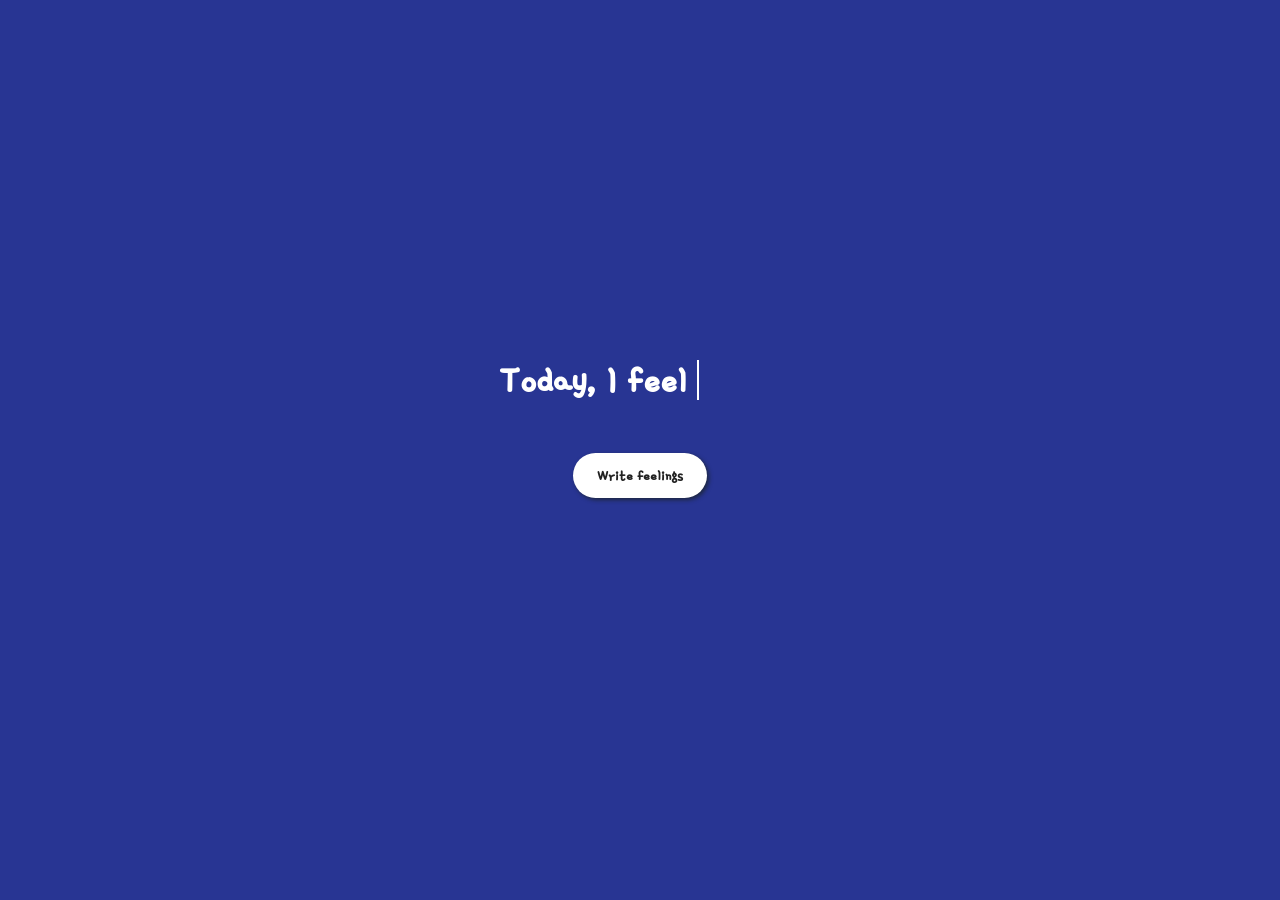
<file: index.html>
<!DOCTYPE html>
<html lang="en">
<head>
    <meta charset="UTF-8">
    <meta name="viewport" content="width=device-width, initial-scale=1.0">

    <link rel="stylesheet" href="./styles.css">
    <title>Daily feelings...</title>
</head>
<body>
    <div class="mainDiv">
        <div class="titleDiv">
            <span class="text immobile">Today, I feel </span>
            <span class="text mobile"></span>
        </div>

        <div class="btnDiv">
            <button id="start-btn">Write feelings</button>  
        </div>
    </div>

    <script src="index.js"></script>
</body>
</html>
</file>
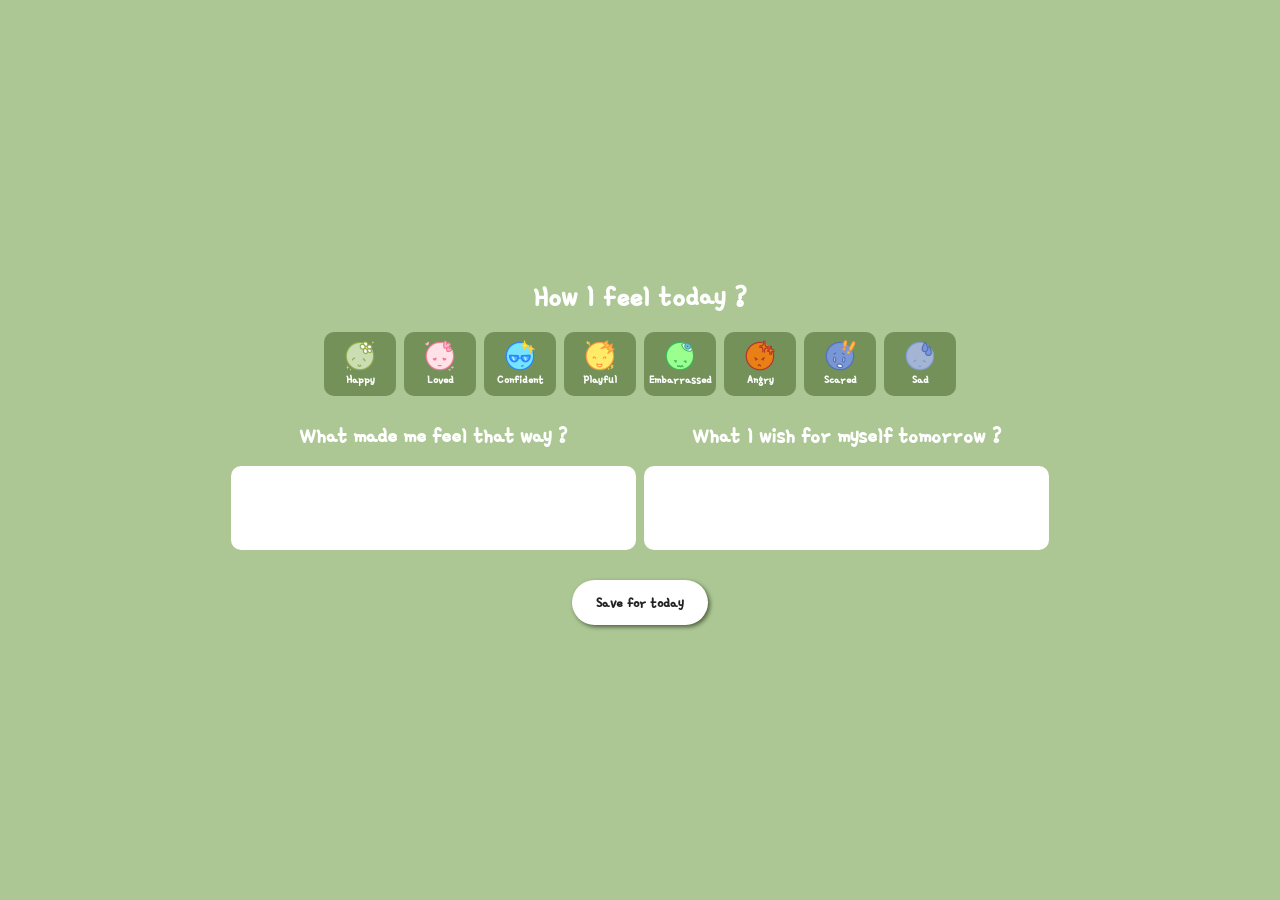
<file: writeToday.html>
<!DOCTYPE html>
<html lang="en">
<head>
    <meta charset="UTF-8">
    <meta name="viewport" content="width=device-width, initial-scale=1.0">

    <link rel="stylesheet" href="./styles.css">
    <title>Daily feelings...</title>
</head>
<body>
    <div class="dashboardDiv">
        <div class="emotionDiv">
            <h2>How I feel today ?</h2>
            <div class="emoBtn">
                <button id="btn1" class="btn"><img src="./assets/happy.png" alt="happy face">Happy</button>
                <button id="btn2" class="btn"><img src="./assets/loved.png" alt="loved face">Loved</button>
                <button id="btn3" class="btn"><img src="./assets/confident.png" alt="confident face">Confident</button>
                <button id="btn4" class="btn"><img src="./assets/playful.png" alt="playful face">Playful</button>
                <button id="btn5" class="btn"><img src="./assets/embarrassed.png" alt="embarrassed face">Embarrassed</button>
                <button id="btn6" class="btn"><img src="./assets/angry.png" alt="angry face">Angry</button>
                <button id="btn7" class="btn"><img src="./assets/scared.png" alt="scared face">Scared</button>
                <button id="btn8" class="btn"><img src="./assets/sad.png" alt="sad face">Sad</button>                        
            </div>

        </div>

        <div class="bottomDiv">
            <div class="explainFeels">
                <h2>What made me feel that way ?</h2>
                <textarea name="feelInput" id="feelInput" rows="4" cols="48"></textarea>
            </div>

            <div class="wishTmr">
                <h2>What I wish for myself tomorrow ?</h2>
                <textarea name="wishInput" id="wishInput" rows="4" cols="48"></textarea>
            </div>            
        </div>
        <button id="save-btn">Save for today</button>
    </div>

    
    <script src="writeToday.js"></script>
</body>
</html>
</file>
<file: styles.css>
@import url('https://fonts.googleapis.com/css2?family=Gamja+Flower&display=swap');
*{
    margin: 0;
    padding: 0;
    box-sizing: border-box;
    font-family: 'Gamja Flower';
}
body{
    min-height: 100vh;
    display: flex;
    align-items: center;
    justify-content: center;
    overflow: hidden;
}
.mainDiv {
    width: 100vw;
    min-height: 100vh;
    display: flex;
    flex-direction: column;
    align-items: center;
    justify-content: center;
}

.titleDiv{
    width: 600px;
    overflow: hidden;
    text-align: center;
}
.titleDiv .text{
    position: relative;
    color: #4070F4;
    font-size: 40px;
    font-weight: 600;
}
.titleDiv .text.immobile{
    color: #FFF;
}
.text.mobile:before{
    content: "";
    position: absolute;
    top: 0;
    left: 0;
    height: 100%;
    width: 100%;
    background-color: #010718;
    border-left: 2px solid #fff;
    animation: animate 4s steps(12) infinite;
}
.text.mobile.bg-ACC794:before {
    background-color: #ACC794;
}

.text.mobile.bg-283593:before {
    background-color: #283593;
}

.text.mobile.bg-FF7704:before {
    background-color: #FF7704;
}
@keyframes animate{
    40%, 60%{
        left: calc(100% + 4px);
    }
    100%{
        left: 0%;
    }
}
.btnDiv {
    margin: 48px;
    display: flex;
    flex-direction: column;
}
#start-btn {
    font-size: 16px;
    font-weight: 600;
    padding: 12px 24px;
    background-color: #fff;
    color: #222;
    border: none;
    border-radius: 50px;
    box-shadow: 2px 2px 4px rgba(21, 30, 8, 0.6);
}
#start-btn:hover {
    transform: scale(1.1) perspective(1px);
    transition: 0.3 ease;
    cursor: pointer;
}

/*------ WRITING PAGE ------*/

.dashboardDiv {
    width: 100vw;
    min-height: 100vh;
    display: flex;
    flex-direction: column;
    align-items: center;
    justify-content: center;
    background-color: #ACC794;
    color: #fff;
    transition: background-color 0.4s ease-in-out;
}
.emotionDiv {
    width: 100%;
    height: 30%;
    display: flex;
    flex-direction: column;
    justify-content: center;
    align-items: center;
    text-align: center;
    margin-bottom: 24px;
}
.emotionDiv h2 {
    font-size: 32px;
    margin-bottom: 16px;
}
.emoBtn {
    display: flex;
    flex-direction: row;
    gap: 8px;
}
.btn {
    display: flex;
    flex-direction: column;
    text-align: center;
    align-items: center;
    justify-content: center;
    min-width: 72px;
    max-height: 72px;
    padding: 8px 0;
    font-weight: 600;
    border: none;
    border-radius: 10px;
    background-color: #739159;
    color: #fff;
    transition: background-color 0.3s ease-in-out, transform 0.3s ease;
}
.btn img {
    width: 32px;
    height: 32px;
}
.btn:hover {
    transform: scale(1.05) perspective(1px);
    transition: 0.3 ease;
    cursor: pointer;
}
.selected-btn {
    background-color: white !important;
    color: black !important;
    border: 2px solid white;
    transform: scale(1.1);
}
.hover-bg1 {
    background-color: #ACC794;
}
.hover-bg2 {
    background-color: #FFB3C8;
}
.hover-bg3 {
    background-color: #75E4FF;
}
.hover-bg4 {
    background-color: #FFCE3F;
}
.hover-bg5 {
    background-color: #83da79;
}
.hover-bg6 {
    background-color: #E88015;
}
.hover-bg7 {
    background-color: #7897D4;
}
.hover-bg8 {
    background-color: #A4B4D4;
}
.hover-btn-bg1 {
    background-color: #739159;
}
.hover-btn-bg2 {
    background-color: #d16282;
}
.hover-btn-bg3 {
    background-color: #41a7c0;
}
.hover-btn-bg4 {
    background-color: #cf9f0f;
}
.hover-btn-bg5 {
    background-color: #59b84e;
}
.hover-btn-bg6 {
    background-color: #aa5907;
}
.hover-btn-bg7 {
    background-color: #3a5ca1;
}
.hover-btn-bg8 {
    background-color: #506794;
}
.bottomDiv {
    width: 100%;
    height: 50%;
    display: flex;
    flex-direction: row;
    justify-content: center;
    align-items: center;
    text-align: center;
    gap: 8px;
    margin-bottom: 24px;
}
.explainFeels h2 {
    font-size: 24px;
    margin-bottom: 16px;    
}
.wishTmr h2 {
    font-size: 24px;
    margin-bottom: 16px;    
}
.bottomDiv textarea {
    padding: 4px;
    border: none;
    border-radius: 10px;
    font-family: 'Segoe UI', sans-serif;
    font-size: 14px;
    width: 100%; 
    height: calc(1.5em * 4); /* Approx height for 4 rows */
    line-height: 1.5em; /* Ensures proper row spacing */
    overflow: hidden; /* Prevents scrolling */
    resize: none; /* Disables resizing */
}
#save-btn {
    font-size: 16px;
    font-weight: 600;
    padding: 12px 24px;
    background-color: #fff;
    color: #222;
    border: none;
    border-radius: 50px;
    box-shadow: 2px 2px 4px rgba(21, 30, 8, 0.6);
}
#save-btn:hover {
    transform: scale(1.1) perspective(1px);
    transition: 0.3 ease;
    cursor: pointer;
}
.hidden {
    opacity: 0;
    pointer-events: none; /* Optional: Prevent clicks on the hidden button */
}
</file>
